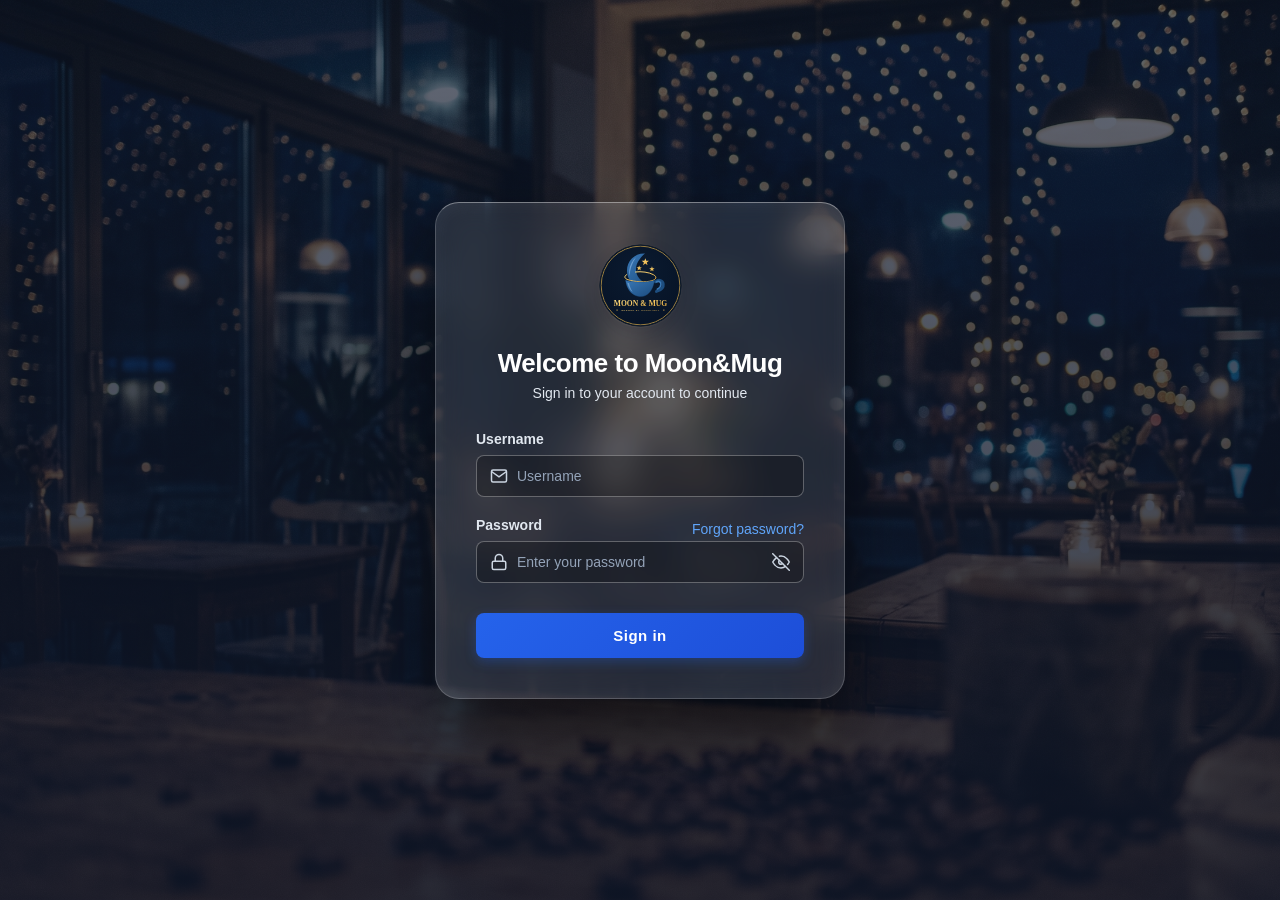
<file: Login Page/index.html>
<!DOCTYPE html>
<html lang="en">
<head>
    <meta charset="UTF-8">
    <meta name="viewport" content="width=device-width, initial-scale=1.0">
    <title>Login Page</title>
    <link rel="stylesheet" href="style.css">
</head>
<body>
    <div class="page-container">
        <div class="login-card">
            
            <div class="icon-container">
    <img src="moon_and_mug_icon.svg" alt="Moon & Mug Logo" class="brand-logo">
</div>

            <h2>Welcome to Moon&Mug </h2>
            <p class="subtitle">Sign in to your account to continue</p>

            <form id="loginForm">
                
                <div class="input-group">
                    <label for="email">Username</label>
                    <div class="input-wrapper">
                        <svg class="input-icon" width="18" height="18" viewBox="0 0 24 24" fill="none" stroke="currentColor" stroke-width="2">
                            <path d="M4 4h16c1.1 0 2 .9 2 2v12c0 1.1-.9 2-2 2H4c-1.1 0-2-.9-2-2V6c0-1.1.9-2 2-2z"></path>
                            <polyline points="22,6 12,13 2,6"></polyline>
                        </svg>
                        <input type="text" id="email" placeholder="Username" required>
                    </div>
                </div>

                <div class="input-group">
                    <div class="label-row">
                        <label for="password">Password</label>
                        <a href="#" class="forgot-link">Forgot password?</a>
                    </div>
                    <div class="input-wrapper">
                        <svg class="input-icon" width="18" height="18" viewBox="0 0 24 24" fill="none" stroke="currentColor" stroke-width="2">
                            <rect x="3" y="11" width="18" height="11" rx="2" ry="2"></rect>
                            <path d="M7 11V7a5 5 0 0 1 10 0v4"></path>
                        </svg>
                        
                        <input type="password" id="password" placeholder="Enter your password" required>
                        
                        <span class="right-icon" id="togglePasswordBtn" style="cursor: pointer;">
                            <svg id="eye-open" style="display: none;" width="18" height="18" viewBox="0 0 24 24" fill="none" stroke="currentColor" stroke-width="2" stroke-linecap="round" stroke-linejoin="round">
                                <path d="M1 12s4-8 11-8 11 8 11 8-4 8-11 8-11-8-11-8z"></path>
                                <circle cx="12" cy="12" r="3"></circle>
                            </svg>
                            <svg id="eye-closed" width="18" height="18" viewBox="0 0 24 24" fill="none" stroke="currentColor" stroke-width="2" stroke-linecap="round" stroke-linejoin="round">
                                <path d="M17.94 17.94A10.07 10.07 0 0 1 12 20c-7 0-11-8-11-8a18.45 18.45 0 0 1 5.06-5.94M9.9 4.24A9.12 9.12 0 0 1 12 4c7 0 11 8 11 8a18.5 18.5 0 0 1-2.16 3.19m-6.72-1.07a3 3 0 1 1-4.24-4.24"></path>
                                <line x1="1" y1="1" x2="23" y2="23"></line>
                            </svg>
                        </span>
                    </div>
                </div>

                <!-- Error Message Container -->
                <p id="error-msg" style="color: #ef4444; font-size: 14px; margin-bottom: 10px; display: none; text-align: center;"></p>

                <!-- 1. HERE IS YOUR MISSING BUTTON -->
                <button type="submit" class="login-btn">Sign in</button>
            </form>

        

    <!-- Link to the separated JavaScript file -->
    <script src="script.js"></script>
</body>
</html>
</file>
<file: Login Page/style.css>
:root {
    /* Colors */
    --bg-color: #ebf3ff;
    --card-bg: transparent;
    --primary-color: #60a5fa;       /* Lighter blue so links pop */
    --primary-hover: #93c5fd;       
    
    /* Text Colors - Flipped to White/Light Gray */
    --text-main: #ffffff;           /* Pure white for main text */
    --text-muted: #cbd5e1;          /* Light gray for subtitles/labels */
    --text-placeholder: #94a3b8;
    
    /* Borders & Inputs */
    --border-color: rgba(255, 255, 255, 0.3); /* Soft, glassy borders */
    --input-hover-border: rgba(255, 255, 255, 0.6);  
    --input-focus-border: #60a5fa;
    
    /* Layout & Spacing */
    --card-padding: 40px;
    --card-border-radius: 16px;
    --input-padding: 12px 16px;
    --input-border-radius: 8px;
    --button-padding: 14px;
}

/* =========================================
   GLOBAL RESET & TYPOGRAPHY
========================================= */
* {
    margin: 0;
    padding: 0;
    box-sizing: border-box;
    font-family: 'Segoe UI', Tahoma, Geneva, Verdana, sans-serif;
}

body {
    /* The linear gradient acts as a dark overlay so your white login card stands out */
    background-image: linear-gradient(rgba(15, 23, 42, 0.65), rgba(15, 23, 42, 0.85)), url('../Cozy.jpg');
    background-size: cover;
    background-position: center;
    background-attachment: fixed;
    background-repeat: no-repeat;
    
    color: var(--text-main);
    display: flex;
    justify-content: center;
    align-items: center;
    min-height: 100vh;
}

/* =========================================
   LAYOUT STRUCTURE
========================================= */
.page-container {
    display: flex;
    flex-direction: column;
    align-items: center;
    width: 100%;
    max-width: 450px;
    padding: 20px;
}

.login-card {
    /* Extreme Glassmorphism */
    background-color: rgba(255, 255, 255, 0.1); /* Super transparent */
    backdrop-filter: blur(16px); /* Smooth, elegant blur */
    -webkit-backdrop-filter: blur(16px);
    
    border: 1px solid rgba(255, 255, 255, 0.2); 
    border-top: 1px solid rgba(255, 255, 255, 0.4); 
    
    /* Darker drop shadow to lift the transparent card */
    box-shadow: 0 30px 60px rgba(0, 0, 0, 0.5), 
                0 0 20px rgba(255, 255, 255, 0.05) inset; 
    
    width: 100%;
    padding: var(--card-padding);
    border-radius: 24px;
    text-align: center;
}

h2 {
    font-size: 26px;
    font-weight: 700;
    letter-spacing: -0.5px; 
    margin-bottom: 6px;
    color: #ffffff; /* Pure white contrast */
}

/* =========================================
   HEADER STYLES
========================================= */
.icon-container {
    display: flex;
    justify-content: center;
    align-items: center;
    margin: 0 auto 20px;
}

.brand-logo {
    width: 85px; /* Significantly larger for brand visibility */
    height: 85px;
    border-radius: 50%;
    box-shadow: 0 8px 16px rgba(15, 23, 42, 0.15); /* Adds a floating depth to the icon */
    object-fit: cover;
}

.subtitle {
    color: #e2e8f0; 
    font-size: 14px;
    margin-bottom: 30px;
}
/* =========================================
   FORM & INPUT STYLES
========================================= */
.input-group {
    text-align: left;
    margin-bottom: 20px;
}

.label-row {
    display: flex;
    justify-content: space-between;
    align-items: center;
}

label {
    display: block;
    font-size: 14px;
    font-weight: 600;
    margin-bottom: 8px;
    color: #e2e8f0; 
}

.forgot-link {
    font-size: 14px;
    color: var(--primary-color);
    text-decoration: none;
    font-weight: 500;
}

.forgot-link:hover {
    color: var(--primary-hover);
    text-decoration: underline;
}

.input-wrapper {
    position: relative; /* This is crucial for the floating icon */
    display: flex;
    align-items: center;
    width: 100%; 
}

.input-icon {
    position: absolute;
    left: 14px;
    color: #cbd5e1; 
}

.right-icon {
    position: absolute; /* Makes it float inside the box */
    right: 14px;
    top: 50%; 
    transform: translateY(-50%); 
    display: flex;
    align-items: center;
    justify-content: center;
    cursor: pointer;
    color: var(--text-muted);
}

input {
    width: 100%; 
    box-sizing: border-box; 
    padding: var(--input-padding);
    padding-left: 40px; 
    padding-right: 40px; 
    
    /* Dark Glass Input Style */
    background-color: rgba(0, 0, 0, 0.25); /* Dark translucent background */
    color: #ffffff; /* White text when typing */
    border: 1px solid var(--border-color);
    border-radius: var(--input-border-radius);
    
    font-size: 14px;
    outline: none;
    transition: all 0.3s ease; 
}

input::placeholder {
    color: var(--text-placeholder);
}

/* INPUT HOVER & FOCUS ANIMATIONS */
input:hover {
    border-color: var(--input-hover-border);
    box-shadow: 0 0 5px rgba(147, 197, 253, 0.3);
}

input:focus {
    border-color: var(--input-focus-border);
    box-shadow: 0 0 0 3px rgba(37, 99, 235, 0.1);
}

/* =========================================
   BUTTON STYLES
========================================= */
/* Replace the existing .login-btn block */
.login-btn {
    width: 100%;
    padding: var(--button-padding);
    background: linear-gradient(135deg, #2563eb 0%, #1d4ed8 100%); /* Bright blue to pop */
    color: white;
    border: none;
    border-radius: var(--input-border-radius);
    font-size: 15px;
    font-weight: 600;
    letter-spacing: 0.5px;
    cursor: pointer;
    margin-top: 10px;
    transition: all 0.3s ease;
    box-shadow: 0 4px 12px rgba(37, 99, 235, 0.3);
}

.login-btn:hover {
    background: linear-gradient(135deg, #1e293b 0%, #334155 100%);
    transform: translateY(-2px);
    box-shadow: 0 8px 16px rgba(15, 23, 42, 0.25);
}

/* =========================================
   FOOTER STYLES
========================================= */
.signup-text {
    margin-top: 25px;
    font-size: 14px;
    color: #e2e8f0; 
}

.signup-link {
    color: var(--primary-color);
    text-decoration: none;
    font-weight: 600;
}

.signup-link:hover {
    text-decoration: underline;
}

.demo-text {
    margin-top: 20px;
    font-size: 13px;
    color: var(--text-muted);
}
</file>
